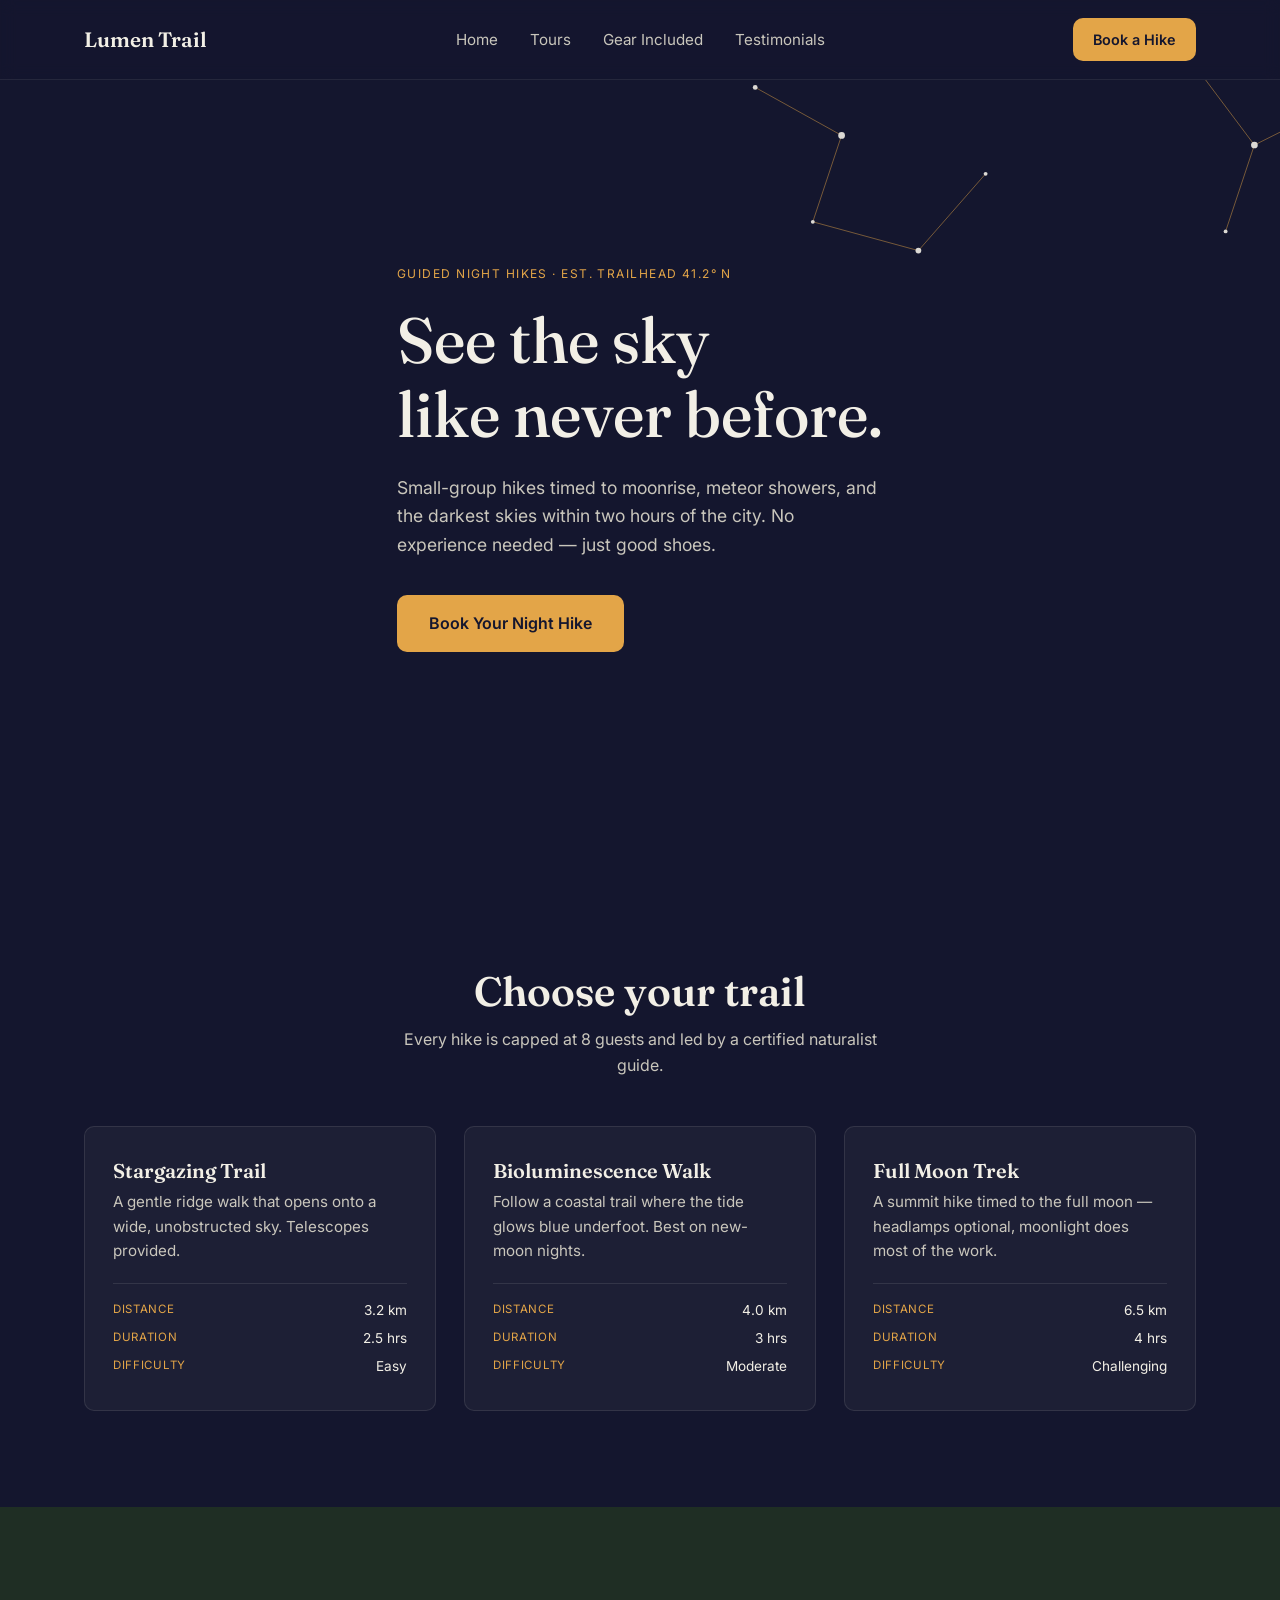
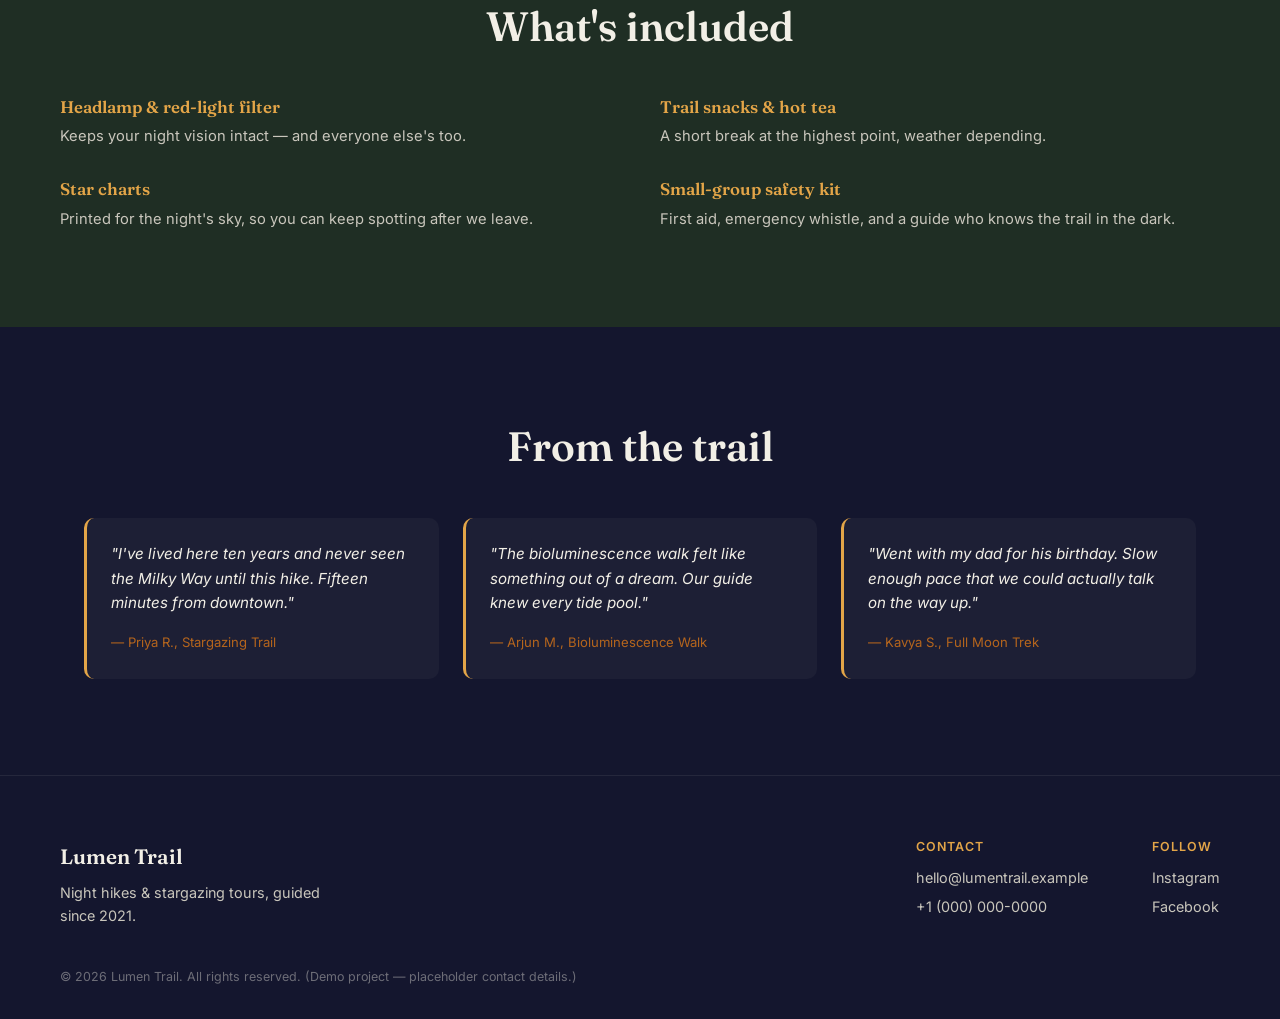
<file: WebDev-L1-LandingPage/index.html>
<!DOCTYPE html>
<html lang="en">
<head>
  <meta charset="UTF-8" />
  <meta name="viewport" content="width=device-width, initial-scale=1.0" />
  <title>Lumen Trail — Guided Night Hikes & Stargazing Tours</title>
  <meta name="description" content="Guided night hikes and stargazing tours. See the sky like never before." />

  <!-- Google Fonts: Fraunces (display/headings) + Inter (body text) -->
  <link rel="preconnect" href="https://fonts.googleapis.com" />
  <link href="https://fonts.googleapis.com/css2?family=Fraunces:ital,opsz,wght@0,9..144,300;0,9..144,500;0,9..144,600;1,9..144,500&family=Inter:wght@400;500;600;700&display=swap" rel="stylesheet" />

  <link rel="stylesheet" href="css/style.css" />
</head>
<body>

  <!-- ============ NAVIGATION ============ -->
  <header class="site-header">
    <nav class="nav" aria-label="Primary">
      <a href="#top" class="logo">Lumen&nbsp;Trail</a>
      <ul class="nav-links">
        <li><a href="#top">Home</a></li>
        <li><a href="#tours">Tours</a></li>
        <li><a href="#gear">Gear Included</a></li>
        <li><a href="#testimonials">Testimonials</a></li>
      </ul>
      <a href="#tours" class="btn btn-nav">Book a Hike</a>
    </nav>
  </header>

  <!-- ============ HERO ============ -->
  <section class="hero" id="top">
    <!-- Signature element: hand-plotted constellation, echoes the stargazing subject -->
    <svg class="constellation" viewBox="0 0 800 500" aria-hidden="true">
      <g stroke="#E3A548" stroke-width="1" opacity="0.55">
        <line x1="120" y1="90" x2="210" y2="140" />
        <line x1="210" y1="140" x2="180" y2="230" />
        <line x1="180" y1="230" x2="290" y2="260" />
        <line x1="290" y1="260" x2="360" y2="180" />
        <line x1="580" y1="70" x2="640" y2="150" />
        <line x1="640" y1="150" x2="700" y2="120" />
        <line x1="640" y1="150" x2="610" y2="240" />
      </g>
      <g fill="#F2EFE6">
        <circle cx="120" cy="90" r="2.5" />
        <circle cx="210" cy="140" r="3.5" />
        <circle cx="180" cy="230" r="2" />
        <circle cx="290" cy="260" r="3" />
        <circle cx="360" cy="180" r="2" />
        <circle cx="580" cy="70" r="2.5" />
        <circle cx="640" cy="150" r="3.5" />
        <circle cx="700" cy="120" r="2" />
        <circle cx="610" cy="240" r="2" />
      </g>
    </svg>

    <div class="hero-content">
      <p class="eyebrow">Guided Night Hikes · Est. Trailhead 41.2° N</p>
      <h1>See the sky<br />like never before.</h1>
      <p class="hero-sub">
        Small-group hikes timed to moonrise, meteor showers, and the darkest
        skies within two hours of the city. No experience needed — just good shoes.
      </p>
      <a href="#tours" class="btn btn-primary">Book Your Night Hike</a>
    </div>
  </section>

  <!-- ============ TOURS (content section 1) ============ -->
  <section class="tours" id="tours">
    <h2>Choose your trail</h2>
    <p class="section-lead">Every hike is capped at 8 guests and led by a certified naturalist guide.</p>

    <div class="tour-grid">

      <article class="tour-card">
        <h3>Stargazing Trail</h3>
        <p>A gentle ridge walk that opens onto a wide, unobstructed sky. Telescopes provided.</p>
        <ul class="tour-stats">
          <li><span>Distance</span> 3.2 km</li>
          <li><span>Duration</span> 2.5 hrs</li>
          <li><span>Difficulty</span> Easy</li>
        </ul>
      </article>

      <article class="tour-card">
        <h3>Bioluminescence Walk</h3>
        <p>Follow a coastal trail where the tide glows blue underfoot. Best on new-moon nights.</p>
        <ul class="tour-stats">
          <li><span>Distance</span> 4.0 km</li>
          <li><span>Duration</span> 3 hrs</li>
          <li><span>Difficulty</span> Moderate</li>
        </ul>
      </article>

      <article class="tour-card">
        <h3>Full Moon Trek</h3>
        <p>A summit hike timed to the full moon — headlamps optional, moonlight does most of the work.</p>
        <ul class="tour-stats">
          <li><span>Distance</span> 6.5 km</li>
          <li><span>Duration</span> 4 hrs</li>
          <li><span>Difficulty</span> Challenging</li>
        </ul>
      </article>

    </div>
  </section>

  <!-- ============ GEAR INCLUDED (content section 2) ============ -->
  <section class="gear" id="gear">
    <div class="gear-inner">
      <h2>What's included</h2>
      <div class="gear-list">
        <div class="gear-item">
          <h3>Headlamp &amp; red-light filter</h3>
          <p>Keeps your night vision intact — and everyone else's too.</p>
        </div>
        <div class="gear-item">
          <h3>Trail snacks &amp; hot tea</h3>
          <p>A short break at the highest point, weather depending.</p>
        </div>
        <div class="gear-item">
          <h3>Star charts</h3>
          <p>Printed for the night's sky, so you can keep spotting after we leave.</p>
        </div>
        <div class="gear-item">
          <h3>Small-group safety kit</h3>
          <p>First aid, emergency whistle, and a guide who knows the trail in the dark.</p>
        </div>
      </div>
    </div>
  </section>

  <!-- ============ TESTIMONIALS (content section 3) ============ -->
  <section class="testimonials" id="testimonials">
    <h2>From the trail</h2>
    <div class="testimonial-grid">
      <blockquote>
        <p>"I've lived here ten years and never seen the Milky Way until this hike. Fifteen minutes from downtown."</p>
        <cite>— Priya R., Stargazing Trail</cite>
      </blockquote>
      <blockquote>
        <p>"The bioluminescence walk felt like something out of a dream. Our guide knew every tide pool."</p>
        <cite>— Arjun M., Bioluminescence Walk</cite>
      </blockquote>
      <blockquote>
        <p>"Went with my dad for his birthday. Slow enough pace that we could actually talk on the way up."</p>
        <cite>— Kavya S., Full Moon Trek</cite>
      </blockquote>
    </div>
  </section>

  <!-- ============ FOOTER ============ -->
  <footer class="site-footer">
    <div class="footer-inner">
      <div class="footer-brand">
        <p class="logo">Lumen&nbsp;Trail</p>
        <p>Night hikes &amp; stargazing tours, guided since 2021.</p>
      </div>
      <div class="footer-links">
        <div>
          <h4>Contact</h4>
          <p><a href="mailto:hello@lumentrail.example">hello@lumentrail.example</a></p>
          <p><a href="tel:+10000000000">+1 (000) 000-0000</a></p>
        </div>
        <div>
          <h4>Follow</h4>
          <p><a href="#" aria-label="Instagram">Instagram</a></p>
          <p><a href="#" aria-label="Facebook">Facebook</a></p>
        </div>
      </div>
    </div>
    <p class="footer-note">© 2026 Lumen Trail. All rights reserved. (Demo project — placeholder contact details.)</p>
  </footer>

</body>
</html>
</file>
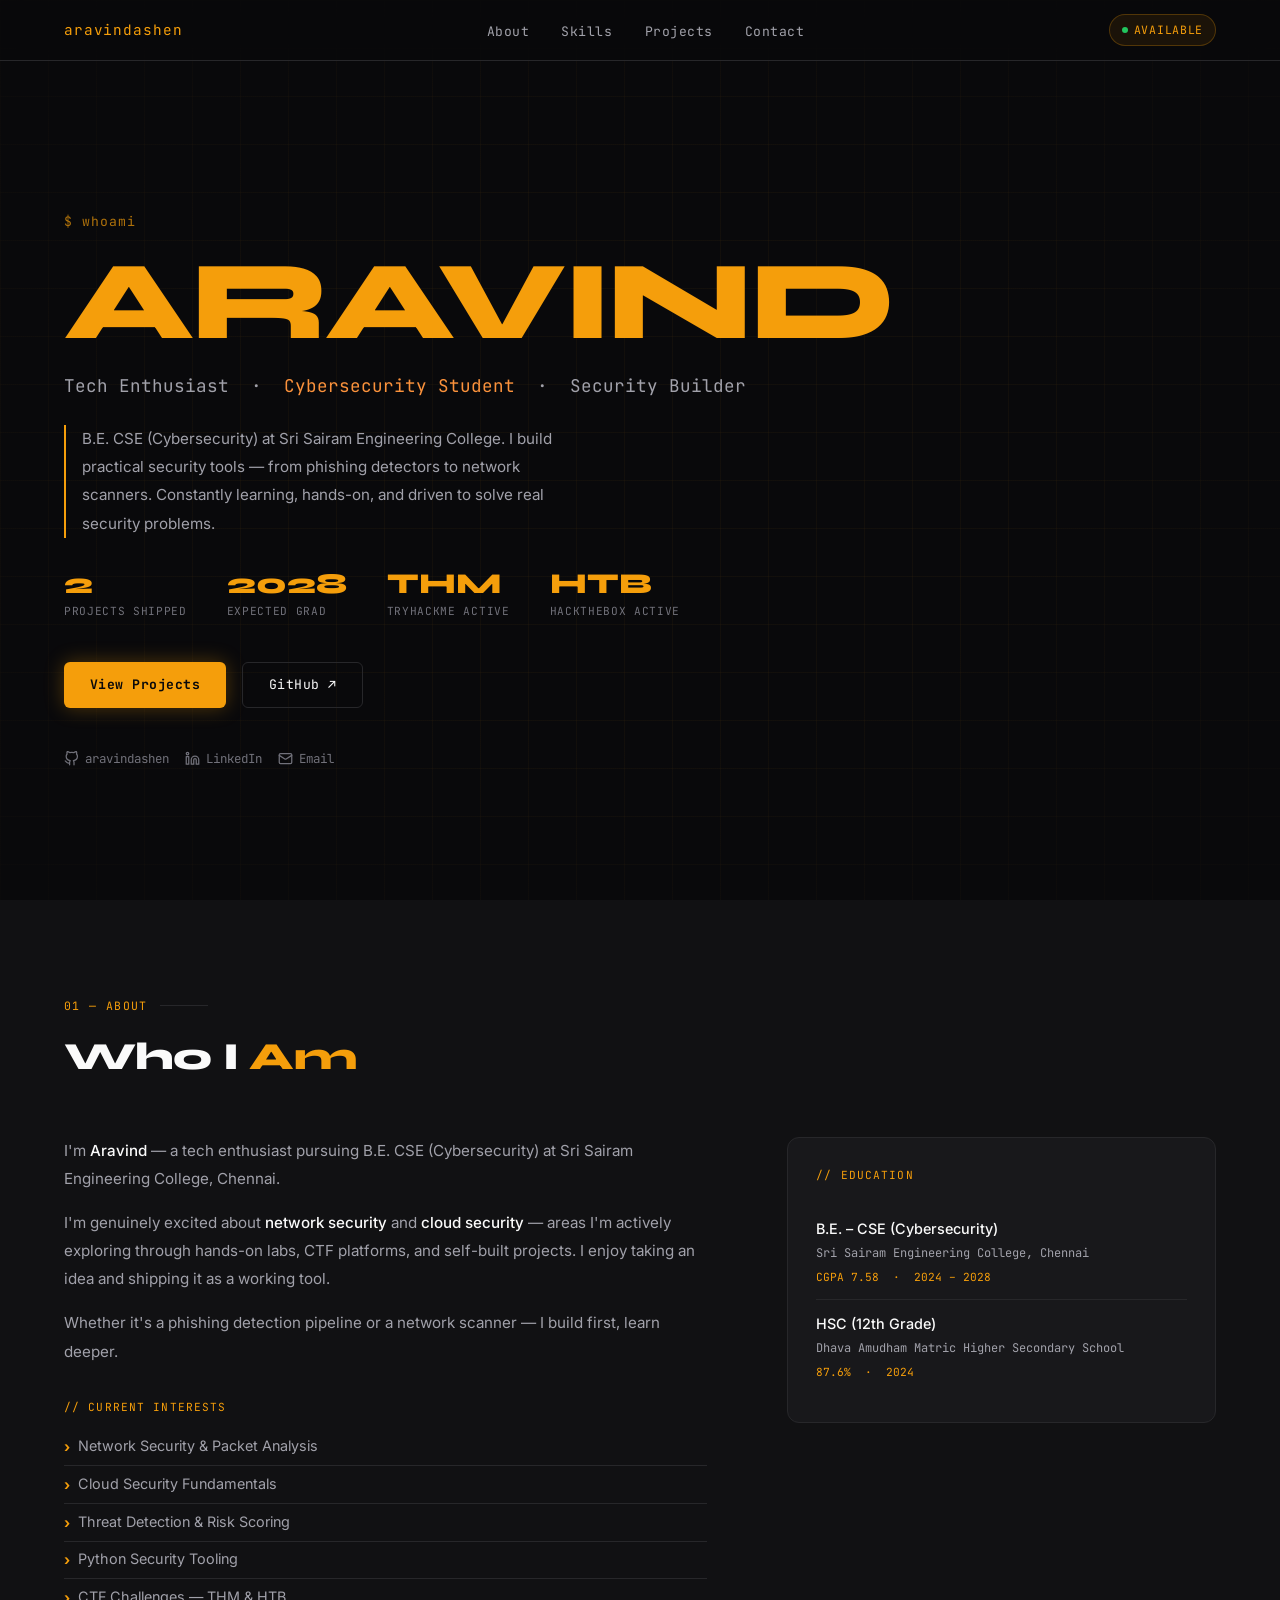
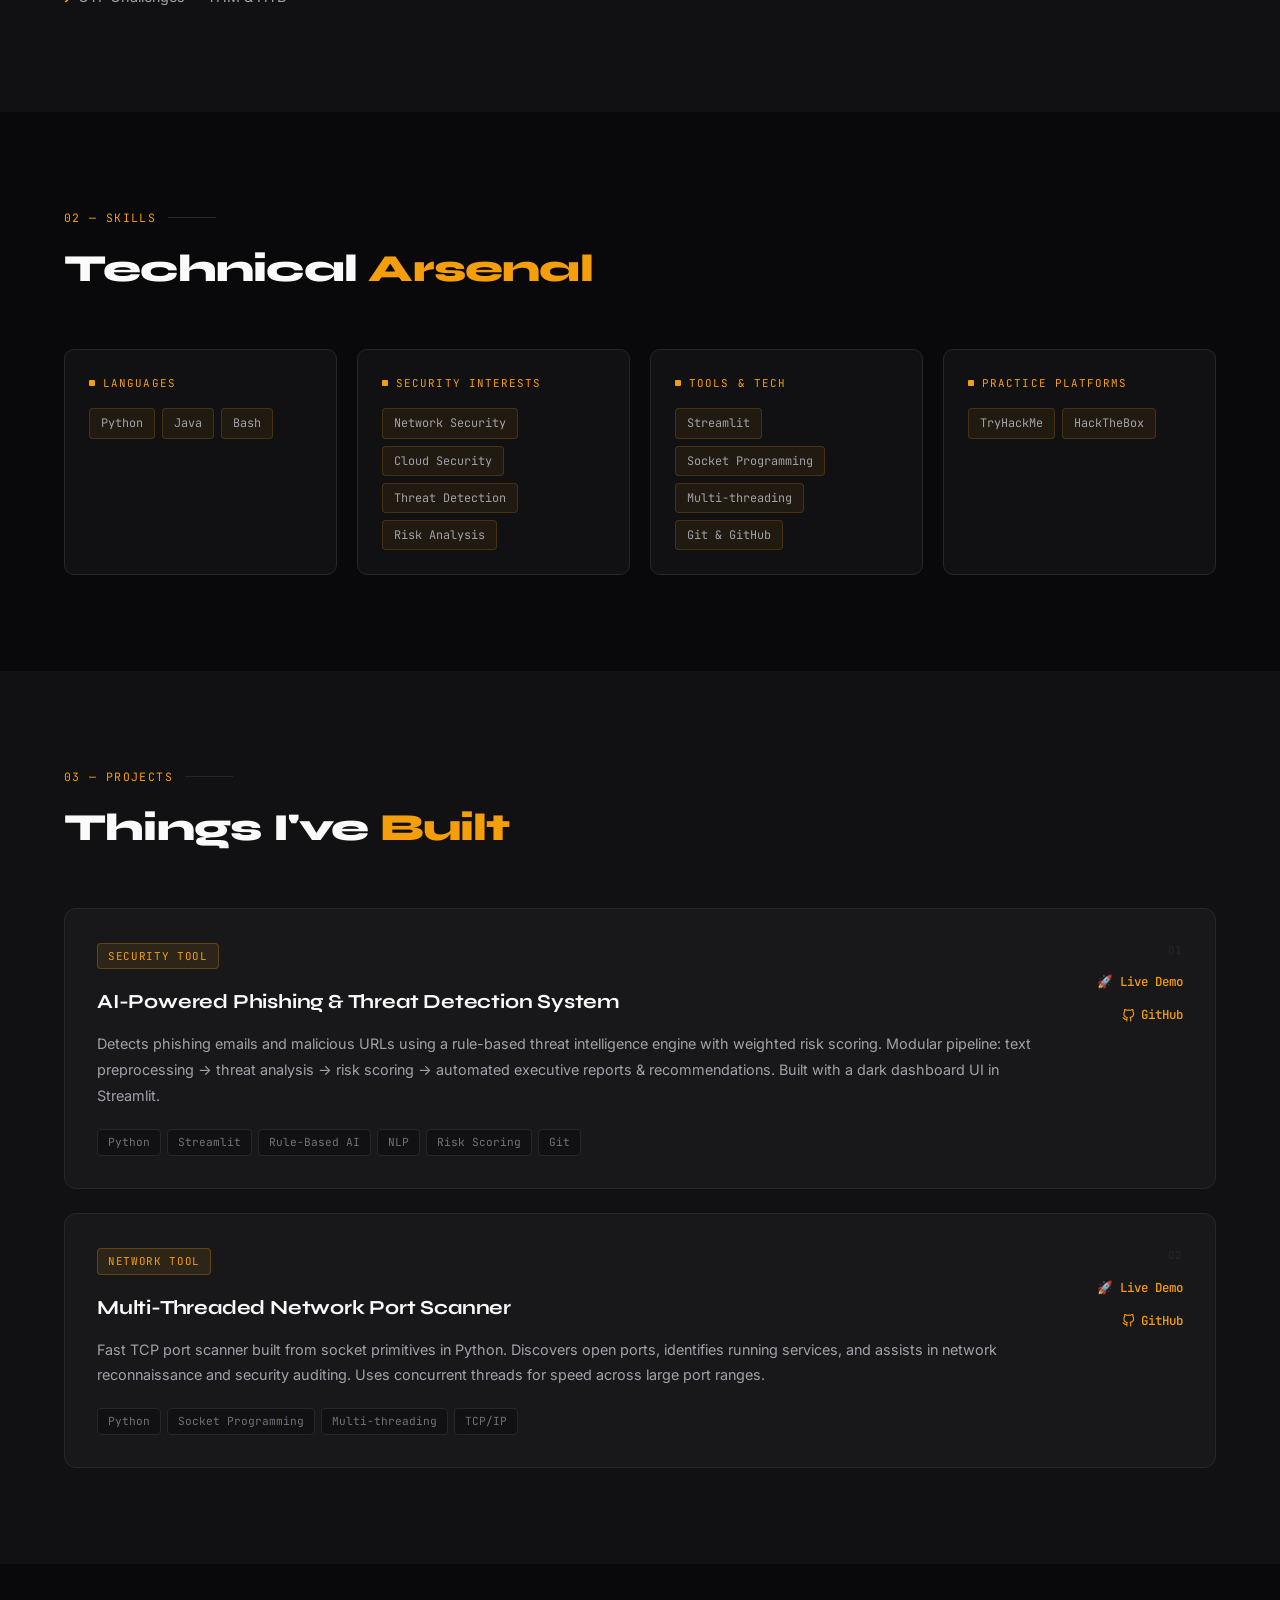
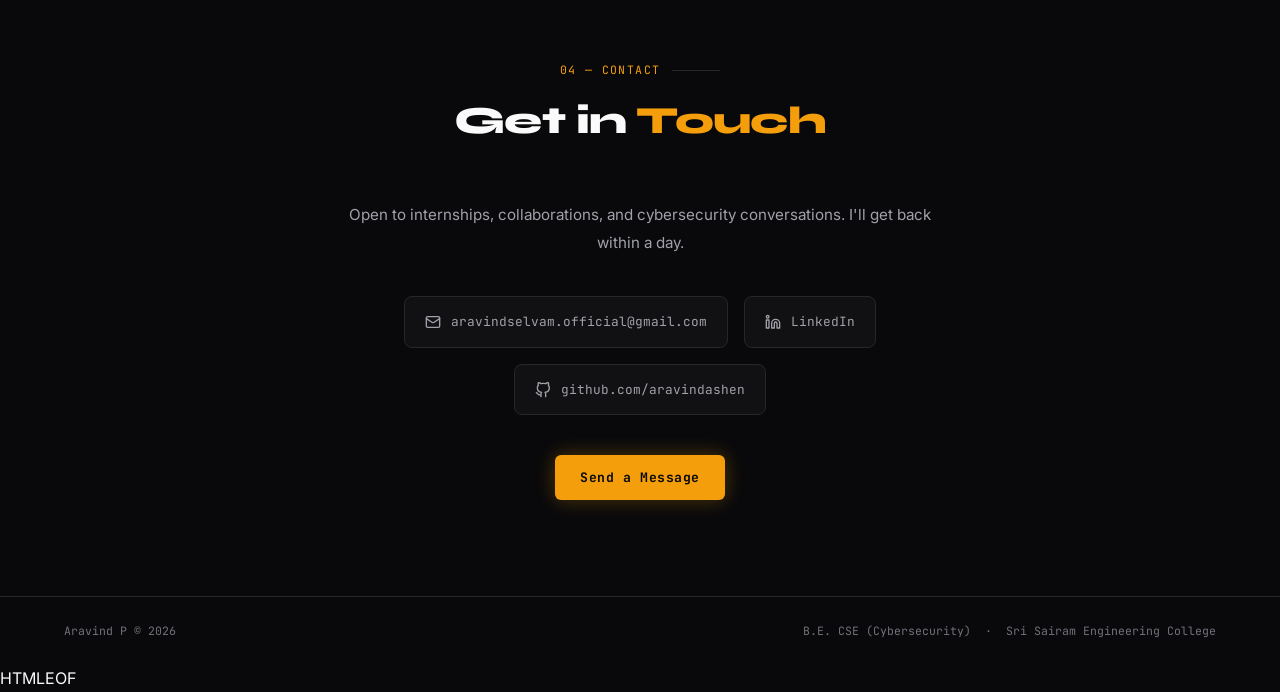
<file: WebDev-L1-Portfolio/index.html>
<!DOCTYPE html>
<html lang="en">
<head>
<meta charset="UTF-8"/>
<meta name="viewport" content="width=device-width,initial-scale=1"/>
<title>Aravind— Cybersecurity Portfolio</title>
<link href="https://fonts.googleapis.com/css2?family=Syne:wght@400;600;700;800&family=Inter:wght@400;500&family=JetBrains+Mono:wght@400;500&display=swap" rel="stylesheet"/>
<style>
*,*::before,*::after{box-sizing:border-box;margin:0;padding:0}

:root{
  --bg:#09090B;
  --s1:#111113;
  --s2:#18181B;
  --border:#27272A;
  --amber:#F59E0B;
  --amber2:#FB923C;
  --text:#FAFAFA;
  --muted:#71717A;
  --muted2:#A1A1AA;
  --red:#EF4444;
  --ff-h:'Syne',sans-serif;
  --ff-b:'Inter',sans-serif;
  --ff-m:'JetBrains Mono',monospace;
}

html{scroll-behavior:smooth}
body{background:var(--bg);color:var(--text);font-family:var(--ff-b);font-size:16px;line-height:1.7;overflow-x:hidden}

/* scrollbar */
::-webkit-scrollbar{width:4px}
::-webkit-scrollbar-track{background:var(--bg)}
::-webkit-scrollbar-thumb{background:var(--amber);border-radius:4px}

/* ── NAV ── */
nav{
  position:fixed;top:0;left:0;right:0;z-index:200;
  display:flex;justify-content:space-between;align-items:center;
  padding:.9rem 5vw;
  background:rgba(9,9,11,.9);
  backdrop-filter:blur(16px);
  border-bottom:1px solid var(--border);
}
.logo{
  font-family:var(--ff-m);font-size:.9rem;color:var(--amber);
  letter-spacing:.06em;text-decoration:none;
}
.logo em{color:var(--muted2);font-style:normal}
nav ul{display:flex;gap:2rem;list-style:none}
nav a{color:var(--muted2);text-decoration:none;font-size:.82rem;font-family:var(--ff-m);letter-spacing:.04em;transition:color .2s}
nav a:hover{color:var(--amber)}
.nav-avail{
  display:flex;align-items:center;gap:6px;
  background:rgba(245,158,11,.08);border:1px solid rgba(245,158,11,.25);
  color:var(--amber);font-family:var(--ff-m);font-size:.72rem;
  padding:5px 12px;border-radius:100px;letter-spacing:.06em;
}
.nav-dot{width:6px;height:6px;background:#22C55E;border-radius:50%;animation:pulse 2s ease-in-out infinite}
@keyframes pulse{0%,100%{opacity:1}50%{opacity:.3}}

/* ── HERO ── */
#hero{
  min-height:100vh;display:flex;align-items:center;
  padding:0 5vw;padding-top:80px;
  position:relative;overflow:hidden;
}
.grid-bg{
  position:absolute;inset:0;z-index:0;
  background-image:
    linear-gradient(rgba(245,158,11,.04) 1px,transparent 1px),
    linear-gradient(90deg,rgba(245,158,11,.04) 1px,transparent 1px);
  background-size:48px 48px;
}
.vignette{
  position:absolute;inset:0;z-index:1;
  background:radial-gradient(ellipse 80% 80% at 50% 50%,transparent 40%,var(--bg) 100%);
}
.hero-inner{position:relative;z-index:2;width:100%;max-width:900px}
.hero-prompt{
  font-family:var(--ff-m);font-size:.82rem;color:var(--amber);
  letter-spacing:.08em;margin-bottom:1rem;opacity:.7;
}
.hero-name{
  font-family:var(--ff-h);font-size:clamp(3rem,9vw,7rem);
  font-weight:800;line-height:.95;letter-spacing:-.03em;
  margin-bottom:1rem;
}
.hero-name .decode{color:var(--amber)}
.hero-role{
  font-family:var(--ff-m);font-size:clamp(.9rem,1.5vw,1.1rem);
  color:var(--muted2);margin-bottom:1.5rem;
}
.hero-role span{color:var(--amber2)}
.hero-bio{
  max-width:520px;color:var(--muted2);font-size:.95rem;line-height:1.85;
  margin-bottom:2rem;
  border-left:2px solid var(--amber);padding-left:1rem;
}
.hero-stats{
  display:flex;gap:2.5rem;flex-wrap:wrap;
  margin-bottom:2.5rem;
}
.stat-n{
  font-family:var(--ff-h);font-size:1.8rem;font-weight:800;
  color:var(--amber);line-height:1;
}
.stat-l{font-family:var(--ff-m);font-size:.7rem;color:var(--muted);letter-spacing:.06em;margin-top:4px}
.hero-actions{display:flex;gap:1rem;flex-wrap:wrap;margin-bottom:2.5rem}
.btn{
  display:inline-flex;align-items:center;gap:8px;
  padding:.7rem 1.6rem;border-radius:6px;
  font-family:var(--ff-m);font-size:.82rem;letter-spacing:.04em;
  text-decoration:none;transition:all .2s;cursor:pointer;border:none;
}
.btn:hover{transform:translateY(-2px)}
.btn-amber{background:var(--amber);color:#09090B;font-weight:700;box-shadow:0 0 20px rgba(245,158,11,.3)}
.btn-amber:hover{background:#FBBF24;box-shadow:0 0 32px rgba(245,158,11,.5)}
.btn-outline{background:transparent;color:var(--text);border:1px solid var(--border)}
.btn-outline:hover{border-color:var(--amber);color:var(--amber)}
.hero-socials{display:flex;gap:1rem;align-items:center}
.hero-social{
  display:flex;align-items:center;gap:6px;
  color:var(--muted);font-family:var(--ff-m);font-size:.78rem;
  text-decoration:none;transition:color .2s;
}
.hero-social:hover{color:var(--amber)}
.hero-social svg{width:15px;height:15px}

/* ── SECTIONS ── */
section{padding:6rem 5vw}
.s-num{
  font-family:var(--ff-m);font-size:.72rem;color:var(--amber);
  letter-spacing:.12em;margin-bottom:.5rem;display:flex;align-items:center;gap:.75rem;
}
.s-num::after{content:'';flex:1;height:1px;background:var(--border);max-width:48px}
.s-title{
  font-family:var(--ff-h);font-size:clamp(1.6rem,3.5vw,2.4rem);
  font-weight:800;letter-spacing:-.02em;margin-bottom:3rem;
}
.s-title em{color:var(--amber);font-style:normal}

/* ── ABOUT ── */
#about{background:var(--s1)}
.about-grid{display:grid;grid-template-columns:1.2fr .8fr;gap:5rem;align-items:start}
.about-text p{color:var(--muted2);margin-bottom:1rem;line-height:1.85;font-size:.95rem}
.about-text strong{color:var(--text);font-weight:500}
.focus-list{margin-top:2rem}
.focus-label{
  font-family:var(--ff-m);font-size:.7rem;color:var(--amber);
  letter-spacing:.1em;margin-bottom:.75rem;
}
.focus-item{
  display:flex;align-items:flex-start;gap:.5rem;
  color:var(--muted2);font-size:.9rem;padding:.35rem 0;
  border-bottom:1px solid var(--border);
}
.focus-item:last-child{border-bottom:none}
.focus-item::before{content:'›';color:var(--amber);font-weight:700;margin-top:1px}
.about-card{
  background:var(--s2);border:1px solid var(--border);border-radius:12px;
  padding:1.75rem;
}
.about-card-title{
  font-family:var(--ff-m);font-size:.7rem;color:var(--amber);
  letter-spacing:.1em;margin-bottom:1.25rem;
}
.edu-entry{padding:.75rem 0;border-bottom:1px solid var(--border)}
.edu-entry:last-child{border-bottom:none}
.edu-degree{font-size:.9rem;font-weight:500;color:var(--text);margin-bottom:2px}
.edu-school{font-family:var(--ff-m);font-size:.75rem;color:var(--muted2)}
.edu-meta{font-family:var(--ff-m);font-size:.7rem;color:var(--amber);margin-top:4px}

/* ── SKILLS ── */
#skills{background:var(--bg)}
.skills-grid{display:grid;grid-template-columns:repeat(auto-fit,minmax(240px,1fr));gap:1.25rem}
.skill-block{
  background:var(--s1);border:1px solid var(--border);border-radius:10px;
  padding:1.5rem;transition:border-color .2s,transform .2s;
}
.skill-block:hover{border-color:var(--amber);transform:translateY(-3px)}
.skill-block-title{
  font-family:var(--ff-m);font-size:.68rem;color:var(--amber);
  letter-spacing:.1em;text-transform:uppercase;margin-bottom:1rem;
  display:flex;align-items:center;gap:8px;
}
.skill-block-title::before{
  content:'';display:block;width:6px;height:6px;
  background:var(--amber);border-radius:1px;
}
.skill-pills{display:flex;flex-wrap:wrap;gap:7px}
.pill{
  display:inline-block;
  background:rgba(245,158,11,.07);border:1px solid rgba(245,158,11,.18);
  color:var(--muted2);font-family:var(--ff-m);font-size:.74rem;
  padding:4px 11px;border-radius:4px;transition:all .2s;
}
.pill:hover{background:rgba(245,158,11,.15);color:var(--text);border-color:var(--amber)}

/* ── PROJECTS ── */
#projects{background:var(--s1)}
.projects-list{display:flex;flex-direction:column;gap:1.5rem}
.project-card{
  background:var(--s2);border:1px solid var(--border);border-radius:12px;
  padding:2rem;display:grid;grid-template-columns:1fr auto;gap:2rem;align-items:start;
  transition:border-color .25s,box-shadow .25s;
}
.project-card:hover{border-color:var(--amber);box-shadow:0 8px 40px rgba(245,158,11,.08)}
.proj-tag{
  display:inline-block;
  background:rgba(245,158,11,.1);border:1px solid rgba(245,158,11,.25);
  color:var(--amber);font-family:var(--ff-m);font-size:.68rem;
  padding:3px 10px;border-radius:4px;letter-spacing:.06em;
  margin-bottom:1rem;
}
.proj-title{
  font-family:var(--ff-h);font-size:1.25rem;font-weight:700;
  letter-spacing:-.01em;margin-bottom:.75rem;
}
.proj-desc{color:var(--muted2);font-size:.9rem;line-height:1.8;margin-bottom:1.25rem}
.proj-stack{display:flex;flex-wrap:wrap;gap:6px}
.s-pill{
  display:inline-block;
  background:var(--s1);border:1px solid var(--border);
  color:var(--muted);font-family:var(--ff-m);font-size:.7rem;
  padding:3px 10px;border-radius:4px;
}
.proj-right{display:flex;flex-direction:column;gap:.75rem;align-items:flex-end}
.proj-link{
  display:inline-flex;align-items:center;gap:6px;
  color:var(--amber);font-family:var(--ff-m);font-size:.78rem;
  text-decoration:none;font-weight:500;white-space:nowrap;
  transition:color .2s;
}
.proj-link:hover{color:var(--amber2)}
.proj-link svg{width:13px;height:13px}
.proj-num{
  font-family:var(--ff-m);font-size:.68rem;color:var(--border);
  letter-spacing:.06em;
}

/* ── CONTACT ── */
#contact{background:var(--bg);text-align:center}
.contact-wrap{max-width:600px;margin:0 auto}
.contact-desc{color:var(--muted2);font-size:.95rem;margin-bottom:2.5rem;line-height:1.8}
.contact-grid{display:flex;justify-content:center;flex-wrap:wrap;gap:1rem;margin-bottom:2.5rem}
.c-card{
  display:flex;align-items:center;gap:10px;
  background:var(--s1);border:1px solid var(--border);border-radius:8px;
  padding:.875rem 1.25rem;text-decoration:none;
  color:var(--muted2);font-family:var(--ff-m);font-size:.8rem;
  transition:all .2s;
}
.c-card:hover{border-color:var(--amber);color:var(--amber);transform:translateY(-2px)}
.c-card svg{width:16px;height:16px}

/* ── FOOTER ── */
footer{
  border-top:1px solid var(--border);padding:1.5rem 5vw;
  display:flex;justify-content:space-between;align-items:center;flex-wrap:wrap;gap:.5rem;
}
footer p{font-family:var(--ff-m);font-size:.72rem;color:var(--muted)}
footer span{color:var(--amber)}

/* ── REVEAL ── */
.reveal{opacity:0;transform:translateY(20px);transition:opacity .6s,transform .6s}
.reveal.on{opacity:1;transform:none}

@media(max-width:768px){
  .about-grid{grid-template-columns:1fr;gap:2rem}
  nav ul{display:none}
  .project-card{grid-template-columns:1fr}
  .proj-right{align-items:flex-start}
  .hero-stats{gap:1.5rem}
}
</style>
</head>
<body>

<!-- NAV -->
<nav>
  <a href="#" class="logo">aravindashen</a>
  <ul>
    <li><a href="#about">About</a></li>
    <li><a href="#skills">Skills</a></li>
    <li><a href="#projects">Projects</a></li>
    <li><a href="#contact">Contact</a></li>
  </ul>
  <div class="nav-avail"><span class="nav-dot"></span>AVAILABLE</div>
</nav>

<!-- HERO -->
<section id="hero">
  <div class="grid-bg"></div>
  <div class="vignette"></div>
  <div class="hero-inner">
    <p class="hero-prompt">$ whoami</p>
    <h1 class="hero-name">
      <span id="decode-text" class="decode">ARAVINDASHEN</span><span style="color:var(--amber)"></span>
    </h1>
    <p class="hero-role">
      Tech Enthusiast &nbsp;·&nbsp; <span>Cybersecurity Student</span> &nbsp;·&nbsp; Security Builder
    </p>
    <p class="hero-bio">
      B.E. CSE (Cybersecurity) at Sri Sairam Engineering College. 
      I build practical security tools — from phishing detectors to network scanners. 
      Constantly learning, hands-on, and driven to solve real security problems.
    </p>
    <div class="hero-stats">
      <div class="stat"><div class="stat-n">2</div><div class="stat-l">PROJECTS SHIPPED</div></div>
      <div class="stat"><div class="stat-n">2028</div><div class="stat-l">EXPECTED GRAD</div></div>
      <div class="stat"><div class="stat-n">THM</div><div class="stat-l">TRYHACKME ACTIVE</div></div>
      <div class="stat"><div class="stat-n">HTB</div><div class="stat-l">HACKTHEBOX ACTIVE</div></div>
    </div>
    <div class="hero-actions">
      <a href="#projects" class="btn btn-amber">View Projects</a>
      <a href="https://github.com/aravindashen" target="_blank" class="btn btn-outline">GitHub ↗</a>
    </div>
    <div class="hero-socials">
      <!-- GitHub -->
      <a href="https://github.com/aravindashen" target="_blank" class="hero-social">
        <svg viewBox="0 0 24 24" fill="none" stroke="currentColor" stroke-width="2" stroke-linecap="round" stroke-linejoin="round">
          <path d="M9 19c-5 1.5-5-2.5-7-3m14 6v-3.87a3.37 3.37 0 0 0-.94-2.61c3.14-.35 6.44-1.54 6.44-7A5.44 5.44 0 0 0 20 4.77 5.07 5.07 0 0 0 19.91 1S18.73.65 16 2.48a13.38 13.38 0 0 0-7 0C6.27.65 5.09 1 5.09 1A5.07 5.07 0 0 0 5 4.77a5.44 5.44 0 0 0-1.5 3.78c0 5.42 3.3 6.61 6.44 7A3.37 3.37 0 0 0 9 18.13V22"/>
        </svg>
        aravindashen
      </a>
      <!-- LinkedIn -->
      <a href="https://www.linkedin.com/in/aravind-p-a65228340" target="_blank" class="hero-social">
        <svg viewBox="0 0 24 24" fill="none" stroke="currentColor" stroke-width="2" stroke-linecap="round" stroke-linejoin="round">
          <path d="M16 8a6 6 0 0 1 6 6v7h-4v-7a2 2 0 0 0-2-2 2 2 0 0 0-2 2v7h-4v-7a6 6 0 0 1 6-6z"/><rect width="4" height="12" x="2" y="9"/><circle cx="4" cy="4" r="2"/>
        </svg>
        LinkedIn
      </a>
      <!-- Email -->
      <a href="mailto:aravindselvam.official@gmail.com" class="hero-social">
        <svg viewBox="0 0 24 24" fill="none" stroke="currentColor" stroke-width="2" stroke-linecap="round" stroke-linejoin="round">
          <rect x="2" y="4" width="20" height="16" rx="2"/><path d="m22 7-8.97 5.7a1.94 1.94 0 0 1-2.06 0L2 7"/>
        </svg>
        Email
      </a>
    </div>
  </div>
</section>

<!-- ABOUT -->
<section id="about">
  <div class="reveal">
    <p class="s-num">01 — ABOUT</p>
    <h2 class="s-title">Who I <em>Am</em></h2>
  </div>
  <div class="about-grid reveal">
    <div class="about-text">
      <p>
        I'm <strong>Aravind</strong> — a tech enthusiast pursuing B.E. CSE (Cybersecurity) 
        at Sri Sairam Engineering College, Chennai.
      </p>
      <p>
        I'm genuinely excited about <strong>network security</strong> and <strong>cloud security</strong> — 
        areas I'm actively exploring through hands-on labs, CTF platforms, and self-built projects. 
        I enjoy taking an idea and shipping it as a working tool.
      </p>
      <p>
        Whether it's a phishing detection pipeline or a network scanner — I build first, learn deeper.
      </p>
      <div class="focus-list">
        <div class="focus-label">// CURRENT INTERESTS</div>
        <div class="focus-item">Network Security & Packet Analysis</div>
        <div class="focus-item">Cloud Security Fundamentals</div>
        <div class="focus-item">Threat Detection & Risk Scoring</div>
        <div class="focus-item">Python Security Tooling</div>
        <div class="focus-item">CTF Challenges — THM & HTB</div>
      </div>
    </div>
    <div>
      <div class="about-card">
        <div class="about-card-title">// EDUCATION</div>
        <div class="edu-entry">
          <div class="edu-degree">B.E. – CSE (Cybersecurity)</div>
          <div class="edu-school">Sri Sairam Engineering College, Chennai</div>
          <div class="edu-meta">CGPA 7.58 &nbsp;·&nbsp; 2024 – 2028</div>
        </div>
        <div class="edu-entry">
          <div class="edu-degree">HSC (12th Grade)</div>
          <div class="edu-school">Dhava Amudham Matric Higher Secondary School</div>
          <div class="edu-meta">87.6% &nbsp;·&nbsp; 2024</div>
        </div>
      </div>
    </div>
  </div>
</section>

<!-- SKILLS -->
<section id="skills">
  <div class="reveal">
    <p class="s-num">02 — SKILLS</p>
    <h2 class="s-title">Technical <em>Arsenal</em></h2>
  </div>
  <div class="skills-grid reveal">
    <div class="skill-block">
      <div class="skill-block-title">Languages</div>
      <div class="skill-pills">
        <span class="pill">Python</span>
        <span class="pill">Java</span>
        <span class="pill">Bash</span>
      </div>
    </div>
    <div class="skill-block">
      <div class="skill-block-title">Security Interests</div>
      <div class="skill-pills">
        <span class="pill">Network Security</span>
        <span class="pill">Cloud Security</span>
        <span class="pill">Threat Detection</span>
        <span class="pill">Risk Analysis</span>
      </div>
    </div>
    <div class="skill-block">
      <div class="skill-block-title">Tools & Tech</div>
      <div class="skill-pills">
        <span class="pill">Streamlit</span>
        <span class="pill">Socket Programming</span>
        <span class="pill">Multi-threading</span>
        <span class="pill">Git & GitHub</span>
      </div>
    </div>
    <div class="skill-block">
      <div class="skill-block-title">Practice Platforms</div>
      <div class="skill-pills">
        <span class="pill">TryHackMe</span>
        <span class="pill">HackTheBox</span>
      </div>
    </div>
  </div>
</section>

<!-- PROJECTS -->
<section id="projects">
  <div class="reveal">
    <p class="s-num">03 — PROJECTS</p>
    <h2 class="s-title">Things I've <em>Built</em></h2>
  </div>
  <div class="projects-list reveal">

    <div class="project-card">
      <div class="proj-left">
        <span class="proj-tag">SECURITY TOOL</span>
        <h3 class="proj-title">AI-Powered Phishing & Threat Detection System</h3>
        <p class="proj-desc">
          Detects phishing emails and malicious URLs using a rule-based threat intelligence engine 
          with weighted risk scoring. Modular pipeline: text preprocessing → threat analysis → risk scoring → 
          automated executive reports & recommendations. Built with a dark dashboard UI in Streamlit.
        </p>
        <div class="proj-stack">
          <span class="s-pill">Python</span>
          <span class="s-pill">Streamlit</span>
          <span class="s-pill">Rule-Based AI</span>
          <span class="s-pill">NLP</span>
          <span class="s-pill">Risk Scoring</span>
          <span class="s-pill">Git</span>
        </div>
      </div>
      <div class="proj-right">
        <div class="proj-num">01</div>
        <a href="https://phishing-guardian-ai.streamlit.app" target="_blank" class="proj-link">
          🚀 Live Demo
        </a>
        <a href="https://github.com/aravindashen/AI-PhishingDetector" target="_blank" class="proj-link">
          <svg viewBox="0 0 24 24" fill="none" stroke="currentColor" stroke-width="2" stroke-linecap="round" stroke-linejoin="round">
            <path d="M9 19c-5 1.5-5-2.5-7-3m14 6v-3.87a3.37 3.37 0 0 0-.94-2.61c3.14-.35 6.44-1.54 6.44-7A5.44 5.44 0 0 0 20 4.77 5.07 5.07 0 0 0 19.91 1S18.73.65 16 2.48a13.38 13.38 0 0 0-7 0C6.27.65 5.09 1 5.09 1A5.07 5.07 0 0 0 5 4.77a5.44 5.44 0 0 0-1.5 3.78c0 5.42 3.3 6.61 6.44 7A3.37 3.37 0 0 0 9 18.13V22"/>
          </svg>
          GitHub
        </a>
      </div>
    </div>

    <div class="project-card">
      <div class="proj-left">
        <span class="proj-tag">NETWORK TOOL</span>
        <h3 class="proj-title">Multi-Threaded Network Port Scanner</h3>
        <p class="proj-desc">
          Fast TCP port scanner built from socket primitives in Python. Discovers open ports, 
          identifies running services, and assists in network reconnaissance and security auditing. 
          Uses concurrent threads for speed across large port ranges.
        </p>
        <div class="proj-stack">
          <span class="s-pill">Python</span>
          <span class="s-pill">Socket Programming</span>
          <span class="s-pill">Multi-threading</span>
          <span class="s-pill">TCP/IP</span>
        </div>
      </div>
      <div class="proj-right">
        <div class="proj-num">02</div>
        <a href="https://networkport-scanner.streamlit.app/" target="_blank" class="proj-link">
          🚀 Live Demo
        </a>
        <a href="https://github.com/aravindashen/network-port-scanner" target="_blank" class="proj-link">
          <svg viewBox="0 0 24 24" fill="none" stroke="currentColor" stroke-width="2" stroke-linecap="round" stroke-linejoin="round">
            <path d="M9 19c-5 1.5-5-2.5-7-3m14 6v-3.87a3.37 3.37 0 0 0-.94-2.61c3.14-.35 6.44-1.54 6.44-7A5.44 5.44 0 0 0 20 4.77 5.07 5.07 0 0 0 19.91 1S18.73.65 16 2.48a13.38 13.38 0 0 0-7 0C6.27.65 5.09 1 5.09 1A5.07 5.07 0 0 0 5 4.77a5.44 5.44 0 0 0-1.5 3.78c0 5.42 3.3 6.61 6.44 7A3.37 3.37 0 0 0 9 18.13V22"/>
          </svg>
          GitHub
        </a>
      </div>
    </div>

  </div>
</section>

<!-- CONTACT -->
<section id="contact">
  <div class="contact-wrap reveal">
    <p class="s-num" style="justify-content:center">04 — CONTACT</p>
    <h2 class="s-title">Get in <em>Touch</em></h2>
    <p class="contact-desc">
      Open to internships, collaborations, and cybersecurity conversations. 
      I'll get back within a day.
    </p>
    <div class="contact-grid">
      <a href="mailto:aravindselvam.official@gmail.com" class="c-card">
        <svg viewBox="0 0 24 24" fill="none" stroke="currentColor" stroke-width="2" stroke-linecap="round" stroke-linejoin="round">
          <rect x="2" y="4" width="20" height="16" rx="2"/><path d="m22 7-8.97 5.7a1.94 1.94 0 0 1-2.06 0L2 7"/>
        </svg>
        aravindselvam.official@gmail.com
      </a>
      <a href="https://www.linkedin.com/in/aravind-p-a65228340" target="_blank" class="c-card">
        <svg viewBox="0 0 24 24" fill="none" stroke="currentColor" stroke-width="2" stroke-linecap="round" stroke-linejoin="round">
          <path d="M16 8a6 6 0 0 1 6 6v7h-4v-7a2 2 0 0 0-2-2 2 2 0 0 0-2 2v7h-4v-7a6 6 0 0 1 6-6z"/><rect width="4" height="12" x="2" y="9"/><circle cx="4" cy="4" r="2"/>
        </svg>
        LinkedIn
      </a>
      <a href="https://github.com/aravindashen" target="_blank" class="c-card">
        <svg viewBox="0 0 24 24" fill="none" stroke="currentColor" stroke-width="2" stroke-linecap="round" stroke-linejoin="round">
          <path d="M9 19c-5 1.5-5-2.5-7-3m14 6v-3.87a3.37 3.37 0 0 0-.94-2.61c3.14-.35 6.44-1.54 6.44-7A5.44 5.44 0 0 0 20 4.77 5.07 5.07 0 0 0 19.91 1S18.73.65 16 2.48a13.38 13.38 0 0 0-7 0C6.27.65 5.09 1 5.09 1A5.07 5.07 0 0 0 5 4.77a5.44 5.44 0 0 0-1.5 3.78c0 5.42 3.3 6.61 6.44 7A3.37 3.37 0 0 0 9 18.13V22"/>
        </svg>
        github.com/aravindashen
      </a>
    </div>
    <a href="mailto:aravindselvam.official@gmail.com" class="btn btn-amber">Send a Message</a>
  </div>
</section>

<!-- FOOTER -->
<footer>
  <p>Aravind P &copy; 2026</p>
  <p>B.E. CSE (Cybersecurity) &nbsp;·&nbsp; Sri Sairam Engineering College</p>
</footer>

<script>
/* ── CIPHER DECODE ANIMATION ── */
const chars = 'ABCDEFGHIJKLMNOPQRSTUVWXYZ0123456789@#$%&';
const target = 'ARAVIND';
const el = document.getElementById('decode-text');
let iteration = 0;
let interval = null;

function decode() {
  interval = setInterval(() => {
    el.textContent = target.split('').map((letter, i) => {
      if (i < Math.floor(iteration)) return target[i];
      return chars[Math.floor(Math.random() * chars.length)];
    }).join('');
    if (iteration >= target.length) clearInterval(interval);
    iteration += 0.4;
  }, 50);
}
setTimeout(decode, 600);

/* ── SCROLL REVEAL ── */
const obs = new IntersectionObserver(entries => {
  entries.forEach(e => {
    if (e.isIntersecting) { e.target.classList.add('on'); obs.unobserve(e.target); }
  });
}, { threshold: 0.1 });
document.querySelectorAll('.reveal').forEach(el => obs.observe(el));
</script>
</body>
</html>
HTMLEOF
</file>
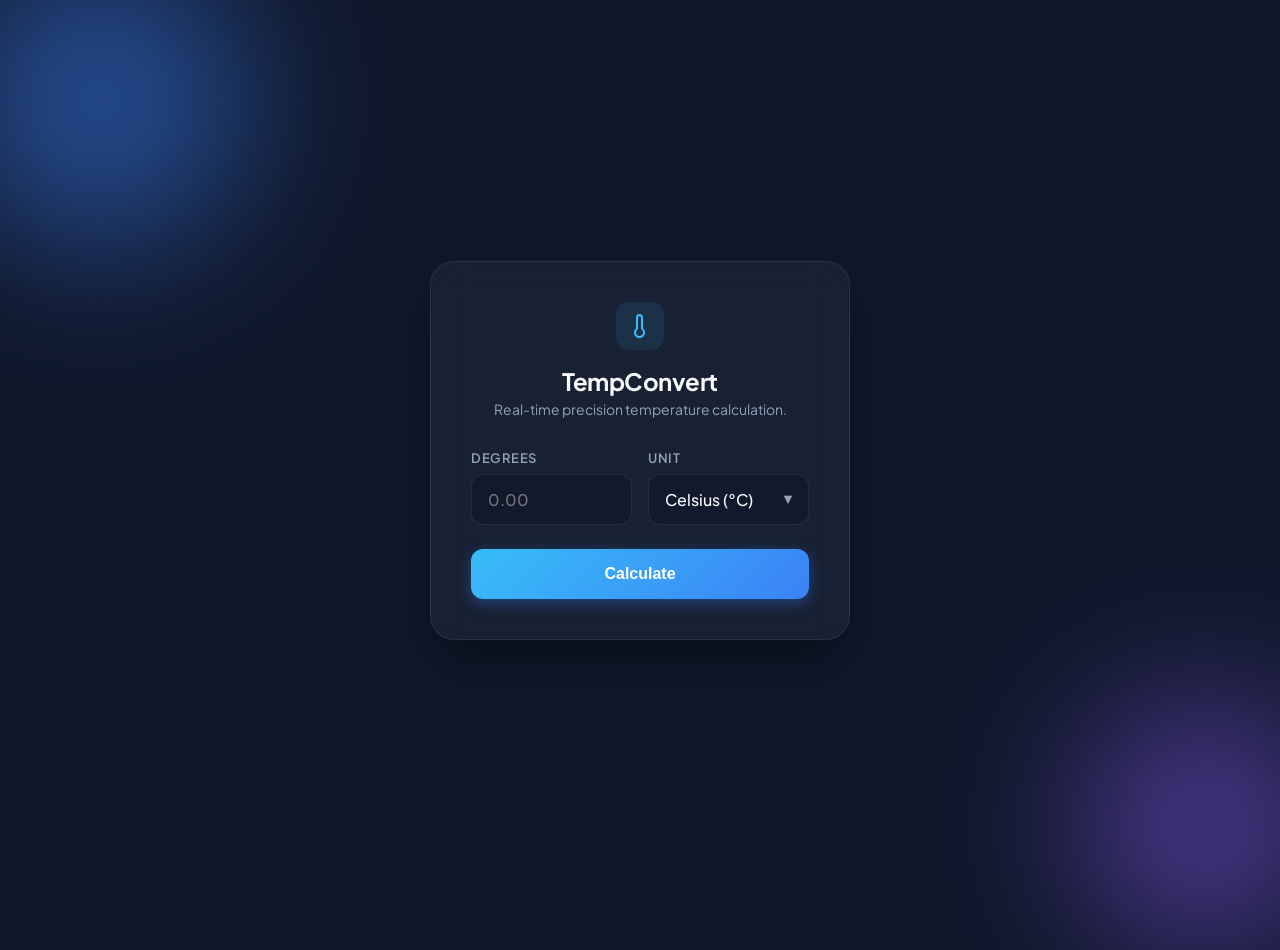
<file: WebDev-L1-TemperatureConverter/index.html>
<!DOCTYPE html>
<html lang="en">
<head>
    <meta charset="UTF-8">
    <meta name="viewport" content="width=device-width, initial-scale=1.0">
    <title>Pro Temperature Converter</title>
    <link rel="stylesheet" href="style.css">
    <!-- Premium Font used in modern SaaS -->
    <link href="https://fonts.googleapis.com/css2?family=Plus+Jakarta+Sans:wght@400;500;600;700&display=swap" rel="stylesheet">
</head>
<body>
    <!-- Decorative background elements -->
    <div class="blob blob-1"></div>
    <div class="blob blob-2"></div>

    <main class="glass-panel">
        <header>
            <div class="icon-container">
                <svg width="24" height="24" viewBox="0 0 24 24" fill="none" stroke="currentColor" stroke-width="2" stroke-linecap="round" stroke-linejoin="round"><path d="M14 14.76V3.5a2.5 2.5 0 0 0-5 0v11.26a4.5 4.5 0 1 0 5 0z"></path></svg>
            </div>
            <h1>TempConvert</h1>
            <p>Real-time precision temperature calculation.</p>
        </header>

        <section class="input-section">
            <div class="input-group">
                <label for="tempInput">Degrees</label>
                <div class="input-wrapper">
                    <input type="number" id="tempInput" placeholder="0.00" step="any">
                </div>
            </div>

            <div class="input-group">
                <label for="unitInput">Unit</label>
                <div class="select-wrapper">
                    <select id="unitInput">
                        <option value="celsius">Celsius (°C)</option>
                        <option value="fahrenheit">Fahrenheit (°F)</option>
                        <option value="kelvin">Kelvin (K)</option>
                    </select>
                </div>
            </div>
        </section>

        <div id="errorMessage" class="error-message hidden"></div>

        <button id="convertBtn" class="convert-btn">Calculate</button>

        <section id="resultSection" class="result-section hidden">
            <div class="results-grid" id="resultsGrid">
                <!-- Results injected via JS -->
            </div>
        </section>
    </main>

    <script src="script.js"></script>
</body>
</html>
</file>
<file: WebDev-L1-LandingPage/css/style.css>
/* =============================================================
   LUMEN TRAIL — Landing Page Styles
   Structure: 1) Variables  2) Reset  3) Typography
              4) Header/Nav  5) Hero  6) Tours  7) Gear
              8) Testimonials  9) Footer  10) Responsive
   ============================================================= */

/* ---------- 1) DESIGN TOKENS (CSS Variables) ----------
   Keeping every color/spacing value here means the whole site's
   look can be changed by editing this one block. */
:root {
  --color-bg: #14162E;        /* Ink Indigo — main background */
  --color-bg-alt: #1F2E24;    /* Deep Moss — alternating section background */
  --color-accent: #E3A548;    /* Ember Gold — buttons, links, highlights */
  --color-accent-rust: #B5651D; /* Trail Rust — secondary accent, used sparingly */
  --color-text: #F2EFE6;      /* Starlight — main text on dark background */
  --color-text-muted: #C9C6BC;/* dimmer text for subheadings/paragraphs */

  --font-display: 'Fraunces', Georgia, serif;
  --font-body: 'Inter', system-ui, sans-serif;

  --max-width: 1160px;
  --radius: 10px;
}

/* ---------- 2) RESET ---------- */
* {
  box-sizing: border-box;
  margin: 0;
  padding: 0;
}

html {
  scroll-behavior: smooth;
}

body {
  font-family: var(--font-body);
  background-color: var(--color-bg);
  color: var(--color-text);
  line-height: 1.6;
}

img, svg {
  max-width: 100%;
  display: block;
}

a {
  color: inherit;
  text-decoration: none;
}

ul {
  list-style: none;
}

section {
  padding: 96px 24px;
}

.section-inner,
.tours, .gear-inner, .testimonials {
  max-width: var(--max-width);
  margin: 0 auto;
}

/* ---------- 3) TYPOGRAPHY SCALE ---------- */
h1, h2, h3, h4 {
  font-family: var(--font-display);
  font-weight: 600;
  line-height: 1.15;
}

h1 { font-size: clamp(2.4rem, 5vw, 4rem); font-weight: 500; }
h2 { font-size: clamp(1.8rem, 3.2vw, 2.6rem); margin-bottom: 12px; }
h3 { font-size: 1.25rem; margin-bottom: 8px; }

p {
  color: var(--color-text-muted);
  font-size: 1rem;
}

.eyebrow {
  font-family: var(--font-body);
  text-transform: uppercase;
  letter-spacing: 0.12em;
  font-size: 0.75rem;
  color: var(--color-accent);
  margin-bottom: 20px;
}

/* ---------- 4) HEADER / NAV ---------- */
.site-header {
  position: sticky;
  top: 0;
  z-index: 100;
  background: rgba(20, 22, 46, 0.85);
  backdrop-filter: blur(8px);
  border-bottom: 1px solid rgba(242, 239, 230, 0.08);
}

.nav {
  max-width: var(--max-width);
  margin: 0 auto;
  display: flex;
  align-items: center;
  justify-content: space-between;
  padding: 18px 24px;
}

.logo {
  font-family: var(--font-display);
  font-size: 1.3rem;
  font-weight: 600;
  color: var(--color-text);
}

.nav-links {
  display: flex;
  gap: 32px;
}

.nav-links a {
  font-size: 0.95rem;
  color: var(--color-text-muted);
  transition: color 0.2s ease;
}

.nav-links a:hover,
.nav-links a:focus-visible {
  color: var(--color-accent);
}

.btn {
  display: inline-block;
  font-family: var(--font-body);
  font-weight: 600;
  border-radius: var(--radius);
  cursor: pointer;
  transition: transform 0.15s ease, background 0.2s ease;
}

.btn-nav {
  background: var(--color-accent);
  color: var(--color-bg);
  padding: 10px 20px;
  font-size: 0.9rem;
}

.btn-nav:hover { transform: translateY(-1px); }

.btn-primary {
  background: var(--color-accent);
  color: var(--color-bg);
  padding: 16px 32px;
  font-size: 1rem;
}

.btn-primary:hover { transform: translateY(-2px); }

/* keyboard accessibility: visible focus ring on interactive elements */
a:focus-visible, .btn:focus-visible {
  outline: 2px solid var(--color-accent);
  outline-offset: 3px;
}

/* ---------- 5) HERO ---------- */
.hero {
  position: relative;
  min-height: 88vh;
  display: flex;
  align-items: center;
  overflow: hidden;
  padding-top: 60px;
}

.constellation {
  position: absolute;
  top: -10%;
  right: -10%;
  width: 60%;
  min-width: 500px;
  opacity: 0.9;
  animation: twinkle 6s ease-in-out infinite;
}

@keyframes twinkle {
  0%, 100% { opacity: 0.55; }
  50% { opacity: 0.95; }
}

/* respect users who prefer reduced motion */
@media (prefers-reduced-motion: reduce) {
  .constellation { animation: none; }
  html { scroll-behavior: auto; }
}

.hero-content {
  position: relative;
  z-index: 2;
  max-width: 640px;
  margin: 0 auto;
  padding: 0 24px;
}

.hero-sub {
  margin: 24px 0 36px;
  font-size: 1.1rem;
  max-width: 480px;
}

/* ---------- 6) TOURS ---------- */
.tours {
  padding: 96px 24px;
}

.tours h2 {
  text-align: center;
}

.section-lead {
  text-align: center;
  max-width: 480px;
  margin: 0 auto 48px;
}

.tour-grid {
  display: grid;
  grid-template-columns: repeat(3, 1fr);
  gap: 28px;
}

.tour-card {
  background: rgba(242, 239, 230, 0.04);
  border: 1px solid rgba(242, 239, 230, 0.1);
  border-radius: var(--radius);
  padding: 32px 28px;
  transition: border-color 0.2s ease, transform 0.2s ease;
}

.tour-card:hover {
  border-color: var(--color-accent);
  transform: translateY(-4px);
}

.tour-card p {
  margin-bottom: 20px;
  font-size: 0.95rem;
}

.tour-stats {
  display: flex;
  flex-direction: column;
  gap: 6px;
  border-top: 1px solid rgba(242, 239, 230, 0.1);
  padding-top: 16px;
}

.tour-stats li {
  display: flex;
  justify-content: space-between;
  font-size: 0.85rem;
  color: var(--color-text);
}

.tour-stats li span {
  text-transform: uppercase;
  letter-spacing: 0.06em;
  font-size: 0.72rem;
  color: var(--color-accent);
}

/* ---------- 7) GEAR (alternating background section) ---------- */
.gear {
  background-color: var(--color-bg-alt);
}

.gear h2 {
  text-align: center;
  margin-bottom: 48px;
}

.gear-list {
  display: grid;
  grid-template-columns: repeat(2, 1fr);
  gap: 32px 40px;
}

.gear-item h3 {
  color: var(--color-accent);
  font-size: 1.05rem;
}

.gear-item p {
  font-size: 0.92rem;
}

/* ---------- 8) TESTIMONIALS ---------- */
.testimonials h2 {
  text-align: center;
  margin-bottom: 48px;
}

.testimonial-grid {
  display: grid;
  grid-template-columns: repeat(3, 1fr);
  gap: 24px;
}

blockquote {
  background: rgba(242, 239, 230, 0.04);
  border-left: 3px solid var(--color-accent);
  border-radius: var(--radius);
  padding: 24px;
}

blockquote p {
  color: var(--color-text);
  font-style: italic;
  margin-bottom: 14px;
  font-size: 0.95rem;
}

blockquote cite {
  font-style: normal;
  font-size: 0.82rem;
  color: var(--color-accent-rust);
}

/* ---------- 9) FOOTER ---------- */
.site-footer {
  border-top: 1px solid rgba(242, 239, 230, 0.08);
  padding: 64px 24px 32px;
}

.footer-inner {
  max-width: var(--max-width);
  margin: 0 auto;
  display: flex;
  justify-content: space-between;
  gap: 40px;
  flex-wrap: wrap;
}

.footer-brand p:last-child {
  margin-top: 8px;
  font-size: 0.9rem;
  max-width: 260px;
}

.footer-links {
  display: flex;
  gap: 64px;
}

.footer-links h4 {
  font-family: var(--font-body);
  font-size: 0.78rem;
  text-transform: uppercase;
  letter-spacing: 0.08em;
  color: var(--color-accent);
  margin-bottom: 12px;
}

.footer-links p {
  margin-bottom: 6px;
  font-size: 0.9rem;
}

.footer-links a:hover {
  color: var(--color-accent);
}

.footer-note {
  max-width: var(--max-width);
  margin: 40px auto 0;
  font-size: 0.78rem;
  color: rgba(242, 239, 230, 0.4);
}

/* ---------- 10) RESPONSIVE ----------
   Breakpoints: tablet (900px) and mobile (600px).
   Nav links hide on small screens to avoid overlap;
   grids collapse from 3/2 columns down to 1. */
@media (max-width: 900px) {
  .tour-grid,
  .testimonial-grid {
    grid-template-columns: repeat(2, 1fr);
  }

  .gear-list {
    grid-template-columns: 1fr;
  }
}

@media (max-width: 640px) {
  .nav-links {
    display: none; /* simple mobile approach: keep logo + CTA, hide link list */
  }

  section {
    padding: 64px 20px;
  }

  .tour-grid,
  .testimonial-grid {
    grid-template-columns: 1fr;
  }

  .footer-inner {
    flex-direction: column;
    gap: 28px;
  }

  .constellation {
    opacity: 0.4;
  }
}
</file>
<file: WebDev-L1-TemperatureConverter/style.css>
/* Modern Reset & Base Variables */
:root {
    --bg-base: #0f172a;
    --panel-bg: rgba(30, 41, 59, 0.6);
    --panel-border: rgba(255, 255, 255, 0.08);
    --text-main: #f8fafc;
    --text-muted: #94a3b8;
    --accent: #38bdf8;
    --accent-glow: rgba(56, 189, 248, 0.25);
    --input-bg: rgba(15, 23, 42, 0.6);
    --error-text: #fca5a5;
    --error-bg: rgba(239, 68, 68, 0.1);
}

* {
    margin: 0;
    padding: 0;
    box-sizing: border-box;
}

body {
    font-family: 'Plus Jakarta Sans', sans-serif;
    background-color: var(--bg-base);
    color: var(--text-main);
    min-height: 100vh;
    display: flex;
    justify-content: center;
    align-items: center;
    padding: 1.5rem;
    overflow: hidden; /* For background blobs */
    position: relative;
}

/* Ambient Background Globs */
.blob {
    position: absolute;
    filter: blur(80px);
    z-index: -1;
    opacity: 0.5;
    border-radius: 50%;
}
.blob-1 {
    width: 300px;
    height: 300px;
    background: #3b82f6;
    top: -50px;
    left: -50px;
}
.blob-2 {
    width: 250px;
    height: 250px;
    background: #8b5cf6;
    bottom: -50px;
    right: -50px;
}

/* Glassmorphism Main Panel */
.glass-panel {
    background: var(--panel-bg);
    backdrop-filter: blur(16px);
    -webkit-backdrop-filter: blur(16px);
    border: 1px solid var(--panel-border);
    border-radius: 24px;
    width: 100%;
    max-width: 420px;
    padding: 2.5rem;
    box-shadow: 0 25px 50px -12px rgba(0, 0, 0, 0.5);
    animation: fadeUp 0.6s ease-out;
}

@keyframes fadeUp {
    from { opacity: 0; transform: translateY(20px); }
    to { opacity: 1; transform: translateY(0); }
}

/* Header Styling */
header {
    text-align: center;
    margin-bottom: 2rem;
}

.icon-container {
    display: inline-flex;
    align-items: center;
    justify-content: center;
    width: 48px;
    height: 48px;
    background: rgba(56, 189, 248, 0.1);
    color: var(--accent);
    border-radius: 12px;
    margin-bottom: 1rem;
}

header h1 {
    font-size: 1.5rem;
    font-weight: 700;
    letter-spacing: -0.5px;
    margin-bottom: 0.25rem;
}

header p {
    font-size: 0.875rem;
    color: var(--text-muted);
}

/* Inputs */
.input-section {
    display: flex;
    gap: 1rem;
    margin-bottom: 1.5rem;
}

.input-group {
    display: flex;
    flex-direction: column;
    gap: 0.5rem;
    flex: 1;
}

label {
    font-size: 0.8125rem;
    font-weight: 600;
    color: var(--text-muted);
    text-transform: uppercase;
    letter-spacing: 0.5px;
}

input, select {
    width: 100%;
    background: var(--input-bg);
    color: var(--text-main);
    border: 1px solid var(--panel-border);
    padding: 0.875rem 1rem;
    border-radius: 12px;
    font-size: 1rem;
    font-family: inherit;
    font-weight: 500;
    outline: none;
    transition: all 0.3s ease;
    appearance: none; /* Removes default dropdown arrow for custom styling */
}

/* Custom Select Arrow */
.select-wrapper {
    position: relative;
}
.select-wrapper::after {
    content: "▼";
    font-size: 0.7rem;
    color: var(--text-muted);
    position: absolute;
    right: 1rem;
    top: 50%;
    transform: translateY(-50%);
    pointer-events: none;
}

input:focus, select:focus {
    border-color: var(--accent);
    box-shadow: 0 0 0 4px var(--accent-glow);
}

/* Button */
.convert-btn {
    width: 100%;
    padding: 1rem;
    background: linear-gradient(135deg, #38bdf8 0%, #3b82f6 100%);
    color: #fff;
    border: none;
    border-radius: 12px;
    font-size: 1rem;
    font-weight: 600;
    cursor: pointer;
    transition: transform 0.2s ease, box-shadow 0.2s ease;
    box-shadow: 0 4px 14px 0 rgba(59, 130, 246, 0.39);
}

.convert-btn:hover {
    transform: translateY(-2px);
    box-shadow: 0 6px 20px rgba(59, 130, 246, 0.5);
}

.convert-btn:active {
    transform: translateY(0);
}

/* Error State */
.error-message {
    background: var(--error-bg);
    color: var(--error-text);
    border: 1px solid rgba(239, 68, 68, 0.2);
    padding: 0.75rem;
    border-radius: 8px;
    font-size: 0.875rem;
    margin-bottom: 1.5rem;
    text-align: center;
    font-weight: 500;
}

.hidden {
    display: none;
}

/* Results */
.result-section {
    margin-top: 1.5rem;
    padding-top: 1.5rem;
    border-top: 1px solid var(--panel-border);
    animation: fadeUp 0.4s ease-out;
}

.results-grid {
    display: flex;
    flex-direction: column;
    gap: 0.75rem;
}

.result-card {
    background: rgba(255, 255, 255, 0.03);
    border: 1px solid var(--panel-border);
    padding: 1rem 1.25rem;
    border-radius: 12px;
    display: flex;
    justify-content: space-between;
    align-items: center;
    transition: background 0.3s ease;
}

.result-card:hover {
    background: rgba(255, 255, 255, 0.06);
}

.unit-name {
    font-size: 0.875rem;
    color: var(--text-muted);
    font-weight: 500;
}

.unit-value {
    font-size: 1.25rem;
    font-weight: 700;
    color: var(--accent);
}
</file>
